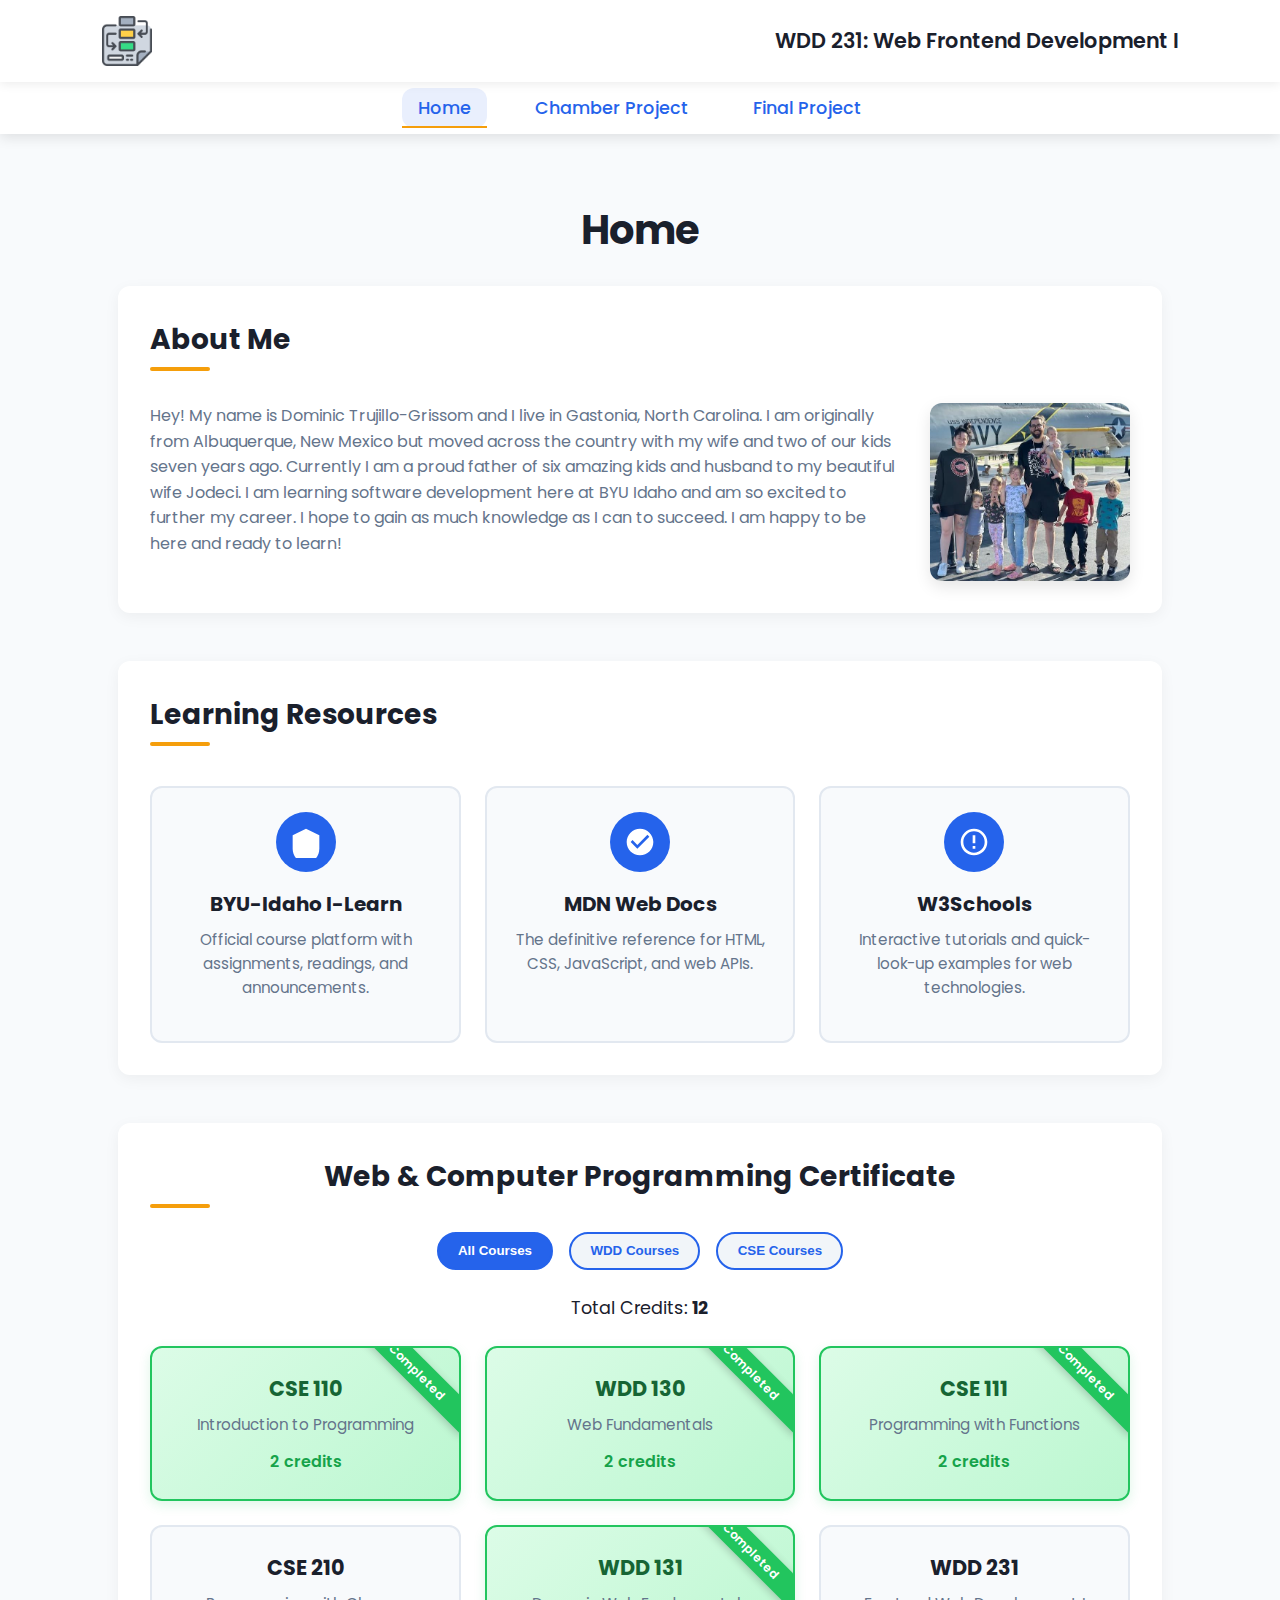
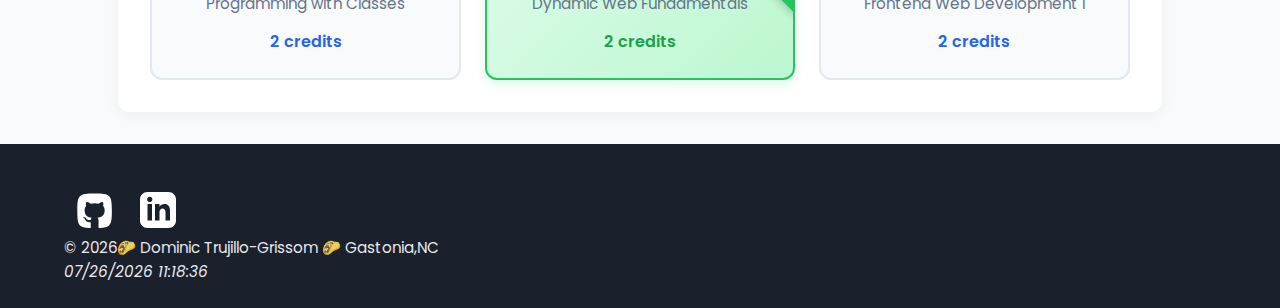
<file: index.html>
<!DOCTYPE html>
<html lang="en">

<head>
    <meta charset="UTF-8">
    <meta name="viewport" content="width=device-width, initial-scale=1.0">
    <meta name="description" content="Home page for a responsive portfolio site featuring navigation to chamber and final projects.">
    <meta name="author" content="Dominic Trujillo-Grissom">

    <link rel="preconnect" href="https://fonts.googleapis.com">
    <link rel="preconnect" href="https://fonts.gstatic.com" crossorigin>
    <link href="https://fonts.googleapis.com/css2?family=Poppins:wght@400;500;600;700&display=swap" rel="stylesheet">
    <link rel="stylesheet" href="styles/base.css">
    <link rel="stylesheet" href="styles/index.css">

    <title>Home | Responsive Portfolio</title>
    <script src="scripts/index.js" defer></script>
</head>

<body>
    <header>
        <a href="index.html" class="logo">
            <img src="images/homelogo.png" alt="home page logo" width="50">
        </a>
        <span class="site-name">WDD 231: Web Frontend Development I</span>
        <button class="hamburger" aria-label="Toggle navigation menu" aria-expanded="false">
            <span></span><span></span><span></span>
        </button>
    </header>

    <nav class="nav-menu">
        <ul>
            <li><a href="index.html" class="active">Home</a></li>
            <li><a href="chamber.html">Chamber Project</a></li>
            <li><a href="final.html">Final Project</a></li>
        </ul>
    </nav>

    <main>
        <h1>Home</h1>

        <!-- About Me -->
        <section id="about-me">
            <h2>About Me</h2>
            <div class="about-content">
                <p>Hey! My name is Dominic Trujillo-Grissom and I live in Gastonia, North Carolina. 
                I am originally from Albuquerque, New Mexico but moved across the country with my wife and two of our kids seven years ago. 
                Currently I am a proud father of six amazing kids and husband to my beautiful wife Jodeci. 
                I am learning software development here at BYU Idaho and am so excited to further my career. 
                I hope to gain as much knowledge as I can to succeed. I am happy to be here and ready to learn!</p>
                <img src="images/aboutme.jpg" alt="Dominic Trujillo-Grissom family photo" width="200">
            </div>
        </section>

        <!-- Resources -->
        <section id="resources">
            <h2>Learning Resources</h2>

            <div class="resources-grid">
                <a href="https://byui.instructure.com/" target="_blank" rel="noopener" class="resource-card">
                    <div class="resource-icon">
                        <svg xmlns="http://www.w3.org/2000/svg" viewBox="0 0 24 24" fill="currentColor">
                            <path d="M12 2L2 7v10c0 5.55 4.48 10.91 10 12 5.52-1.09 10-6.45 10-12V7l-10-5z"/>
                        </svg>
                    </div>
                    <h3>BYU-Idaho I-Learn</h3>
                    <p>Official course platform with assignments, readings, and announcements.</p>
                </a>

                <a href="https://developer.mozilla.org/" target="_blank" rel="noopener" class="resource-card">
                    <div class="resource-icon">
                        <svg xmlns="http://www.w3.org/2000/svg" viewBox="0 0 24 24" fill="currentColor">
                            <path d="M12 2C6.48 2 2 6.48 2 12s4.48 10 10 10 10-4.48 10-10S17.52 2 12 2zm-2 15l-5-5 1.41-1.41L10 14.17l7.59-7.59L19 8l-9 9z"/>
                        </svg>
                    </div>
                    <h3>MDN Web Docs</h3>
                    <p>The definitive reference for HTML, CSS, JavaScript, and web APIs.</p>
                </a>

                <a href="https://www.w3schools.com/" target="_blank" rel="noopener" class="resource-card">
                    <div class="resource-icon">
                        <svg xmlns="http://www.w3.org/2000/svg" viewBox="0 0 24 24" fill="currentColor">
                            <path d="M12 2C6.48 2 2 6.48 2 12s4.48 10 10 10 10-4.48 10-10S17.52 2 12 2zm0 18c-4.41 0-8-3.59-8-8s3.59-8 8-8 8 3.59 8 8-3.59 8-8 8zm-1-13h2v6h-2zm0 8h2v2h-2z"/>
                        </svg>
                    </div>
                    <h3>W3Schools</h3>
                    <p>Interactive tutorials and quick-look-up examples for web technologies.</p>
                </a>
            </div>
        </section>

        <!-- Certificate -->
        <section id="certificate-section">
            <h2>Web &amp; Computer Programming Certificate</h2>

            <div class="filter-buttons">
                <button data-filter="all" class="active">All Courses</button>
                <button data-filter="WDD">WDD Courses</button>
                <button data-filter="CSE">CSE Courses</button>
            </div>

            <p class="credits-total">Total Credits: <strong id="total-credits">0</strong></p>

            <div class="course-grid" id="course-grid"></div>
        </section>
    </main>

    <footer>
        <div class="footer-social">
            <a href="https://github.com/DumpsterDom" target="_blank" rel="noopener" aria-label="GitHub">
                <svg width="36" height="36" viewBox="0 0 25 25" fill="white" xmlns="http://www.w3.org/2000/svg"><path clip-rule="evenodd" d="M15.7481 24.9471C24.0901 24.7061 24.9111 22.9501 24.9111 12.9811C24.9111 1.98108 23.9111 0.981079 12.9111 0.981079C1.91113 0.981079 0.911133 1.98108 0.911133 12.9811C0.911133 22.9761 1.73713 24.7151 10.1391 24.9491C10.2121 24.8581 10.2391 24.7441 10.2391 24.6281C10.2391 24.3781 10.2291 21.8121 10.2241 20.9291C7.18713 21.5681 6.54613 19.5101 6.54613 19.5101C6.04913 18.2881 5.33313 17.9621 5.33313 17.9621C4.34213 17.3061 5.40813 17.3191 5.40813 17.3191C6.50413 17.3941 7.08113 18.4101 7.08113 18.4101C8.05513 20.0271 9.63713 19.5601 10.2591 19.2891C10.3581 18.6061 10.6401 18.1391 10.9521 17.8751C8.52713 17.6081 5.97813 16.7001 5.97813 12.6451C5.97813 11.4901 6.40413 10.5461 7.10213 9.80608C6.98913 9.53808 6.61513 8.46208 7.20913 7.00608C7.20913 7.00608 8.12613 6.72108 10.2121 8.09008C11.0831 7.85508 12.0171 7.73808 12.9461 7.73408C13.8731 7.73808 14.8071 7.85508 15.6801 8.09008C17.7651 6.72108 18.6801 7.00608 18.6801 7.00608C19.2761 8.46208 18.9011 9.53808 18.7881 9.80608C19.4881 10.5461 19.9111 11.4901 19.9111 12.6451C19.9111 16.7101 17.3581 17.6051 14.9251 17.8661C15.3171 18.1931 15.6661 18.8391 15.6661 19.8261C15.6661 20.7721 15.6601 22.4451 15.6561 23.5541C15.6541 24.1031 15.6531 24.5131 15.6531 24.6281C15.6531 24.7371 15.6821 24.8521 15.7481 24.9471V24.9471Z" fill-rule="evenodd"/></svg>
            </a>
            <a href="https://www.linkedin.com/in/dominic-trujillo-grissom-b66b05188/" target="_blank" rel="noopener" aria-label="LinkedIn">
                <svg width="36" height="36" viewBox="0 0 24 24" fill="white" xmlns="http://www.w3.org/2000/svg"><path d="M19 0h-14c-2.761 0-5 2.239-5 5v14c0 2.761 2.239 5 5 5h14c2.762 0 5-2.239 5-5v-14c0-2.761-2.238-5-5-5zm-11 19h-3v-11h3v11zm-1.5-12.268c-.966 0-1.75-.79-1.75-1.764s.784-1.764 1.75-1.764 1.75.79 1.75 1.764-.783 1.764-1.75 1.764zm13.5 12.268h-3v-5.604c0-3.368-4-3.113-4 0v5.604h-3v-11h3v1.765c1.396-2.586 7-2.777 7 2.476v6.759z"/></svg>
            </a>
        </div>

        <div class="footer-info">
            <p>&copy; <span id="currentyear"></span>🌮 Dominic Trujillo-Grissom 🌮 Gastonia,NC</p>
        </div>

        <div class="footer-modified">
            <p id="lastModified"></p>
        </div>
    </footer>
</body>
</html>
</file>
<file: styles/base.css>
/* RESPONSIVE */

@media (max-width: 768px) {
    .hamburger {
        display: flex;
    }

    .nav-menu {
        position: fixed;
        top: 0;
        left: -100%;
        width: 100%;
        height: 100vh;
        background: white;
        transition: left 0.4s ease;
        z-index: 1000;
        padding-top: 80px;
    }

    .nav-menu.active {
        left: 0;
    }

    .nav-menu ul {
        flex-direction: column;
        align-items: center;
        padding: 2rem 0;
    }

    .nav-menu li {
        margin: 1rem 0;
    }

    .nav-menu a {
        font-size: 1.3rem;
        padding: 1rem 2rem;
        display: block;
        width: 80%;
        text-align: center;
    }
}

@media (min-width: 1200px) {
    header, main, .footer-container {
        padding-left: 8%;
        padding-right: 8%;
    }
}

/* Resources */ 

#resources {
    margin-top: 3rem;
    padding: 2rem;
    background: white;
    border-radius: var(--border-radius);
    box-shadow: 0 4px 15px rgba(0,0,0,.05);
}

.resources-grid {
    display: grid;
    gap: 1.5rem;
    margin-top: 1.5rem;
}

@media (min-width: 640px) {
    .resources-grid { grid-template-columns: repeat(2, 1fr); }
}
@media (min-width: 1024px) {
    .resources-grid { grid-template-columns: repeat(3, 1fr); }
}

.resource-card {
    display: flex;
    flex-direction: column;
    padding: 1.5rem;
    background: #f8fafc;
    border: 2px solid #e2e8f0;
    border-radius: var(--border-radius);
    text-align: center;
    transition: var(--transition);
    position: relative;
    overflow: hidden;
    text-decoration: none;
    color: inherit;
}

.resource-card:hover,
.resource-card:focus {
    transform: translateY(-8px);
    box-shadow: 0 12px 25px rgba(0,0,0,.1);
    border-color: var(--primary);
}

.resource-card::before {
    content: '';
    position: absolute;
    inset: 0;
    background: linear-gradient(135deg, rgba(37,99,235,.05), transparent);
    opacity: 0;
    transition: opacity .3s ease;
}
.resource-card:hover::before,
.resource-card:focus::before { opacity: 1; }

.resource-icon {
    width: 60px;
    height: 60px;
    margin: 0 auto 1rem;
    background: var(--primary);
    border-radius: 50%;
    display: flex;
    align-items: center;
    justify-content: center;
    color: white;
}
.resource-icon svg {
    width: 32px;
    height: 32px;
}

.resource-card h3 {
    font-size: 1.25rem;
    margin-bottom: .5rem;
    color: var(--dark);
}
.resource-card p {
    font-size: .95rem;
    color: var(--gray);
    flex-grow: 1;
}
</file>
<file: styles/index.css>
/* GLOBAL */
*,
*::before,
*::after {
    margin: 0;
    padding: 0;
    box-sizing: border-box;
}

html {
    font-size: 100%;
    scroll-behavior: smooth;
}

body {
    font-family: 'Poppins', sans-serif;
    line-height: 1.6;
    color: #2d3748;
    background-color: #f8fafc;
    min-height: 100vh;
    display: flex;
    flex-direction: column;
}

body, html {
    overflow-x: hidden;
}

/* COLOR */
:root {
    --primary: #2563eb;     
    --primary-dark: #1d4ed8;
    --secondary: #f59e0b;    
    --dark: #1a202c;
    --light: #f1f5f9;
    --gray: #64748b;
    --border-radius: 12px;
    --transition: all 0.3s ease;
}

/* Headings */
h1, h2 {
    font-weight: 700;
    color: var(--dark);
    margin-bottom: 1rem;
}

h1 {
    font-size: 2.5rem;
    text-align: center;
    margin: 2rem 0 1.5rem;
}

h2 {
    font-size: 1.75rem;
    position: relative;
    padding-bottom: 0.5rem;
}

h2::after {
    content: '';
    position: absolute;
    left: 0;
    bottom: 0;
    width: 60px;
    height: 4px;
    background: var(--secondary);
    border-radius: 2px;
}

/* Links */
a {
    color: var(--primary);
    text-decoration: none;
    transition: var(--transition);
}

a:hover {
    color: var(--primary-dark);
}

/* HEADER  */
header {
    background: white;
    box-shadow: 0 2px 10px rgba(0, 0, 0, 0.08);
    padding: 1rem 5%;
    display: flex;
    justify-content: space-between;
    align-items: center;
    position: sticky;
    top: 0;
    z-index: 1000;
}

.logo svg {
    width: 50px;
    height: 50px;
    transition: transform 0.3s ease;
}

.logo:hover svg {
    transform: scale(1.1);
}

.site-name {
    font-weight: 600;
    font-size: 1.3rem;
    color: var(--dark);
}

/* Hamburger */
.hamburger {
    display: none;
    flex-direction: column;
    justify-content: space-between;
    width: 30px;
    height: 21px;
    background: none;
    border: none;
    cursor: pointer;
    z-index: 1001;
}

.hamburger span {
    display: block;
    height: 3px;
    background: var(--dark);
    border-radius: 3px;
    transition: var(--transition);
}


.hamburger.active span:nth-child(1) {
    transform: rotate(45deg) translate(5px, 5px);
}

.hamburger.active span:nth-child(2) {
    opacity: 0;
}

.hamburger.active span:nth-child(3) {
    transform: rotate(-45deg) translate(7px, -6px);
}

/* NAVIGATION */
.nav-menu {
    background: white;
    box-shadow: 0 4px 12px rgba(0, 0, 0, 0.1);
}

.nav-menu ul {
    display: flex;
    list-style: none;
    justify-content: center;
    padding: 0.75rem 0;
}

.nav-menu li {
    margin: 0 1rem;
}

.nav-menu a {
    font-weight: 500;
    font-size: 1.1rem;
    padding: 0.5rem 1rem;
    border-radius: var(--border-radius);
    position: relative;
    transition: var(--transition);
}

.nav-menu a.active,
.nav-menu a:hover {
    color: var(--primary);
    background: rgba(37, 99, 235, 0.1);
}

.nav-menu a::after {
    content: '';
    position: absolute;
    width: 0;
    height: 2px;
    bottom: 0;
    left: 50%;
    background: var(--secondary);
    transition: width 0.3s ease, left 0.3s ease;
}

.nav-menu a:hover::after,
.nav-menu a.active::after {
    width: 100%;
    left: 0;
}

/* Abount me */
#about-me {
    display: flex;
    flex-wrap: wrap;
    gap: 2rem;
    align-items: flex-start;
    margin-bottom: 3rem;
}

#about-me h2 {
    flex: 1 1 100%;
    margin-bottom: 0;
}

#about-me p {
    flex: 1 1 60%;           
    margin: 0;
}

#about-me img {
    flex: 0 0 auto;        
    width: 200px;
    height: auto;
    border-radius: var(--border-radius);
    box-shadow: 0 6px 16px rgba(0, 0, 0, 0.1);
    object-fit: cover;
    margin-left: auto;      
    transition: transform 0.3s ease;
}

#about-me img:hover {
    transform: scale(1.05);
}

@media (max-width: 768px) {
    #about-me {
        flex-direction: column;
        text-align: center;
    }

    #about-me p {
        flex: 1 1 100%;
    }

    #about-me img {
        margin: 0 auto;
        width: 180px;
    }
}

#about-me .about-content {
    display: flex;
    flex-wrap: wrap;
    gap: 2rem;
    align-items: flex-start;
}

/* MAIN CONTENT */
main {
    flex: 1;
    padding: 2rem 5%;
    max-width: 1400px;
    margin: 0 auto;
    width: 100%;
}

.content-grid {
    display: grid;
    grid-template-columns: 1fr;
    gap: 2rem;
    margin-top: 2rem;
}
@media (min-width: 768px) {
    .content-grid {
        grid-template-columns: repeat(2, 1fr);
    }
}

@media (min-width: 1024px) {
    .content-grid {
        grid-template-columns: repeat(3, 1fr);
    }
}

section {
    background: white;
    padding: 2rem;
    border-radius: var(--border-radius);
    box-shadow: 0 4px 15px rgba(0, 0, 0, 0.05);
    transition: transform 0.3s ease, box-shadow 0.3s ease;
    height: 100%;
    display: flex;
    flex-direction: column;
}

section:hover {
    transform: translateY(-8px);
    box-shadow: 0 12px 25px rgba(0, 0, 0, 0.1);
}

section p {
    flex-grow: 1;
    margin-bottom: 1rem;
    color: var(--gray);
}
.section-icon {
    width: 60px;
    height: 60px;
    margin-bottom: 1rem;
    background: var(--primary);
    border-radius: 50%;
    display: flex;
    align-items: center;
    justify-content: center;
    align-self: flex-start;
}

.section-icon svg {
    width: 32px;
    height: 32px;
    fill: white;
}

/* FOOTER */
footer {
    background: var(--dark);
    color: white;
    padding: 3rem 5% 1.5rem;
    margin-top: auto;
}

.footer-container {
    display: grid;
    grid-template-columns: repeat(auto-fit, minmax(200px, 1fr));
    gap: 2rem;
    max-width: 1400px;
    margin: 0 auto;
}

.footer-social a {
    display: inline-block;
    margin: 0 0.75rem;
    transition: transform 0.3s ease;
    line-height: 0; 
}

.footer-social a:hover {
    transform: translateY(-4px);
}

.footer-social img {
    width: 36px;
    height: 36px;
    filter: brightness(0) invert(1);
}

.footer-info p,
.footer-modified p {
    font-size: 0.95rem;
    opacity: 0.9;
}

.footer-modified {
    font-style: italic;
}


/* RESPONSIVE */

@media (max-width: 768px) {
    .hamburger {
        display: flex;
    }

    .nav-menu {
        position: fixed;
        top: 0;
        left: -100%;
        width: 100%;
        height: 100vh;
        background: white;
        transition: left 0.4s ease;
        z-index: 1000;
        padding-top: 80px;
    }

    .nav-menu.active {
        left: 0;
    }

    .nav-menu ul {
        flex-direction: column;
        align-items: center;
        padding: 2rem 0;
    }

    .nav-menu li {
        margin: 1rem 0;
    }

    .nav-menu a {
        font-size: 1.3rem;
        padding: 1rem 2rem;
        display: block;
        width: 80%;
        text-align: center;
    }
}

@media (min-width: 1200px) {
    header, main, .footer-container {
        padding-left: 8%;
        padding-right: 8%;
    }
}

/* TEXT */

p, h1, h2, section {
    margin-left: 1rem;
    margin-right: 1rem;
}

@media (min-width: 768px) {
    p, h1, h2 {
        margin-left: 0;
        margin-right: 0;
    }
}

img, svg {
    max-width: 100%;
    height: auto;
    display: block;
}

/* ACCESSIBILITY & UX */
:focus-visible {
    outline: 3px solid var(--secondary);
    outline-offset: 2px;
}

.sr-only {
    position: absolute;
    width: 1px;
    height: 1px;
    padding: 0;
    margin: -1px;
    overflow: hidden;
    clip: rect(0, 0, 0, 0);
    white-space: nowrap;
    border: 0;
}

/* COURSE CERTIFICATE */

#certificate-section {
    margin-top: 3rem;
    padding: 2rem;
    background: white;
    border-radius: var(--border-radius);
    box-shadow: 0 4px 15px rgba(0, 0, 0, 0.05);
}

#certificate-section h2 {
    text-align: center;
    margin-bottom: 1.5rem;
}

.filter-buttons {
    display: flex;
    justify-content: center;
    gap: 1rem;
    margin-bottom: 1.5rem;
    flex-wrap: wrap;
}

.filter-buttons button {
    padding: 0.6rem 1.2rem;
    background: var(--light);
    border: 2px solid var(--primary);
    color: var(--primary);
    border-radius: 50px;
    font-weight: 600;
    cursor: pointer;
    transition: var(--transition);
}

.filter-buttons button:hover,
.filter-buttons button.active {
    background: var(--primary);
    color: white;
}

.credits-total {
    text-align: center;
    font-size: 1.1rem;
    margin-bottom: 1.5rem;
    color: var(--dark);
}

.course-grid {
    display: grid;
    grid-template-columns: 1fr;
    gap: 1.5rem;
}

@media (min-width: 640px) {
    .course-grid {
        grid-template-columns: repeat(2, 1fr);
    }
}

@media (min-width: 1024px) {
    .course-grid {
        grid-template-columns: repeat(3, 1fr);
    }
}

.course-card {
    background: #f8fafc;
    border: 2px solid #e2e8f0;
    border-radius: var(--border-radius);
    padding: 1.5rem;
    text-align: center;
    transition: var(--transition);
    position: relative;
    overflow: hidden;
}

.course-card::before {
    content: '';
    position: absolute;
    top: 0; left: 0; right: 0; bottom: 0;
    background: linear-gradient(135deg, rgba(37,99,235,0.05), transparent);
    opacity: 0;
    transition: opacity 0.3s ease;
}

.course-card:hover::before {
    opacity: 1;
}

.course-card h3 {
    font-size: 1.3rem;
    margin-bottom: 0.5rem;
    color: var(--dark);
}

.course-card p {
    font-size: 0.95rem;
    color: var(--gray);
    margin-bottom: 0.75rem;
}

.course-card .credits {
    display: block;
    font-weight: 600;
    color: var(--primary);
    font-size: 1rem;
}

/* COMPLETED COURSES */
.course-card.completed {
    background: linear-gradient(135deg, #dcfce7 0%, #bbf7d0 100%);
    border-color: #22c55e;
    box-shadow: 0 4px 12px rgba(34, 197, 94, 0.15);
}

.course-card.completed h3 {
    color: #166534;
}

.course-card.completed .credits {
    color: #16a34a;
}

.course-card.completed::after {
    content: 'Completed';
    position: absolute;
    top: 10px;
    right: -35px;
    background: #22c55e;
    color: white;
    font-size: 0.75rem;
    font-weight: 600;
    padding: 4px 40px;
    transform: rotate(45deg);
    box-shadow: 0 2px 8px rgba(0,0,0,0.2);
}
</file>
